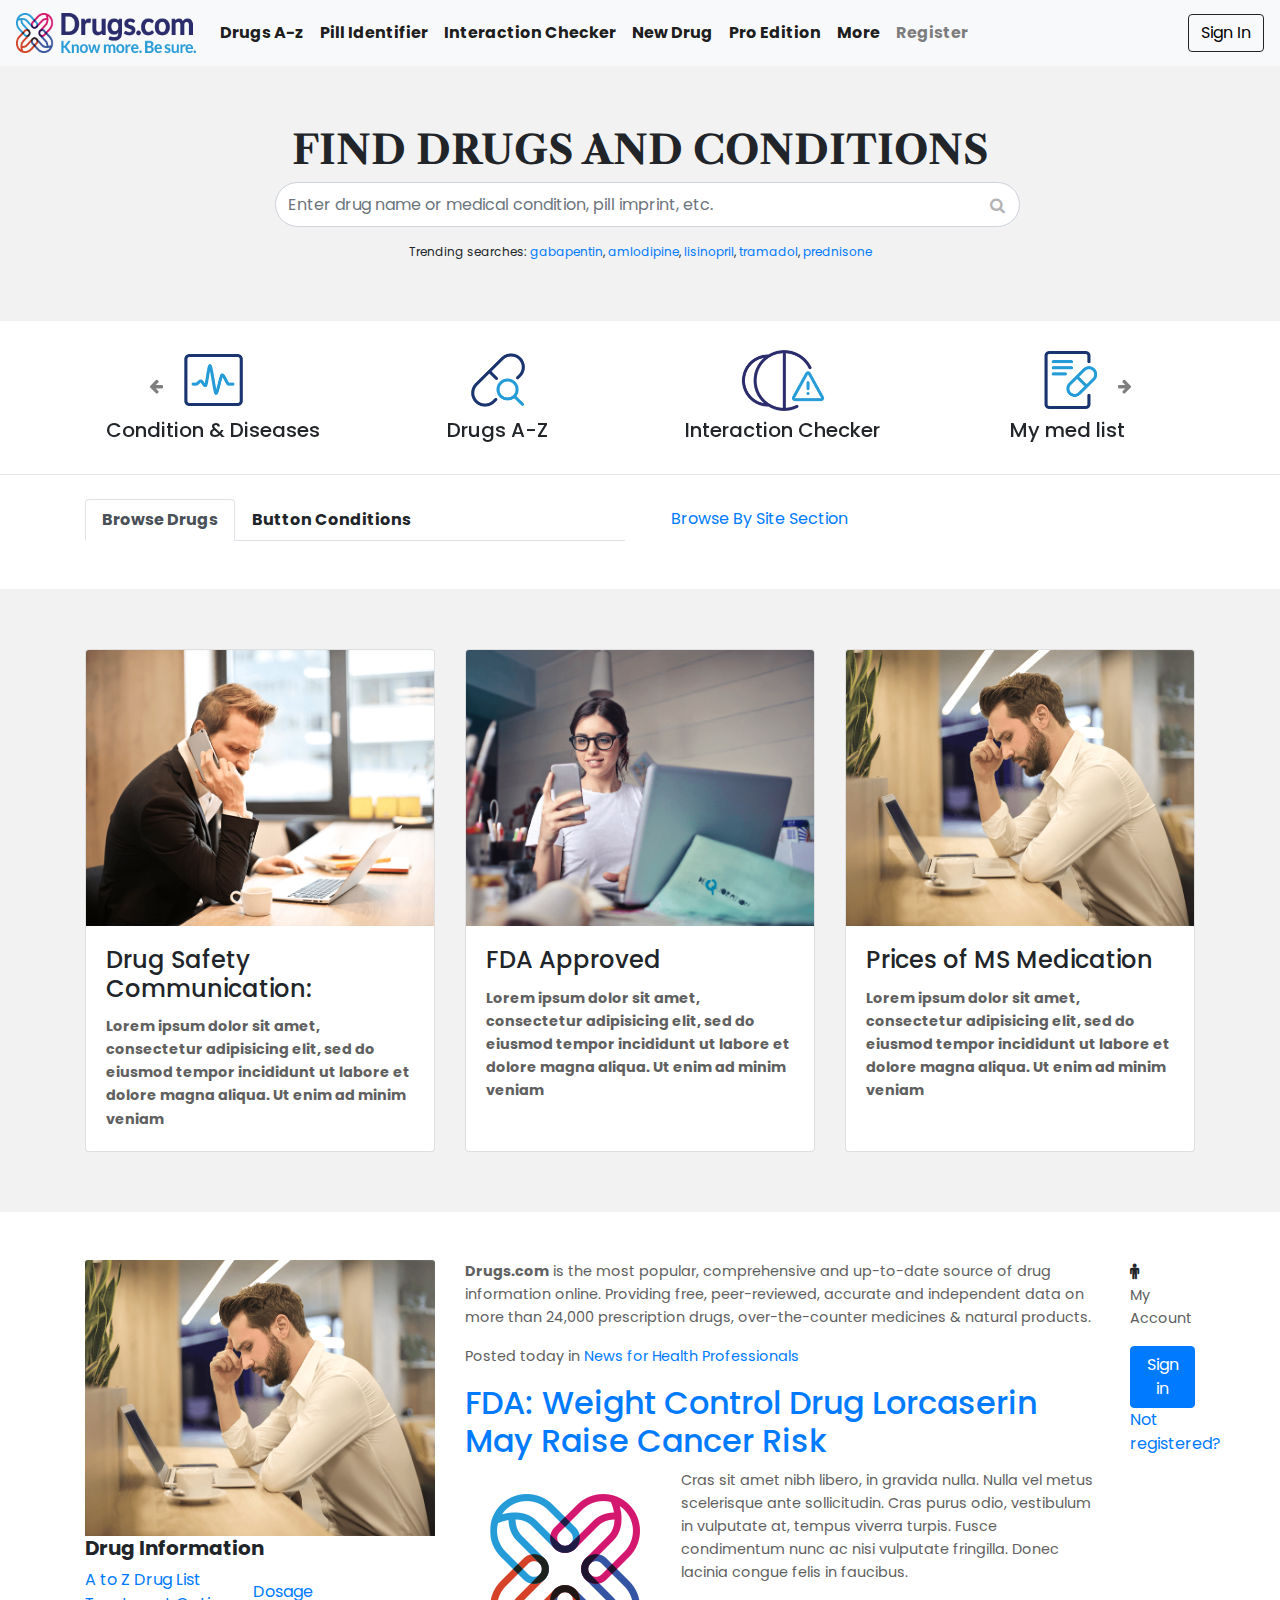
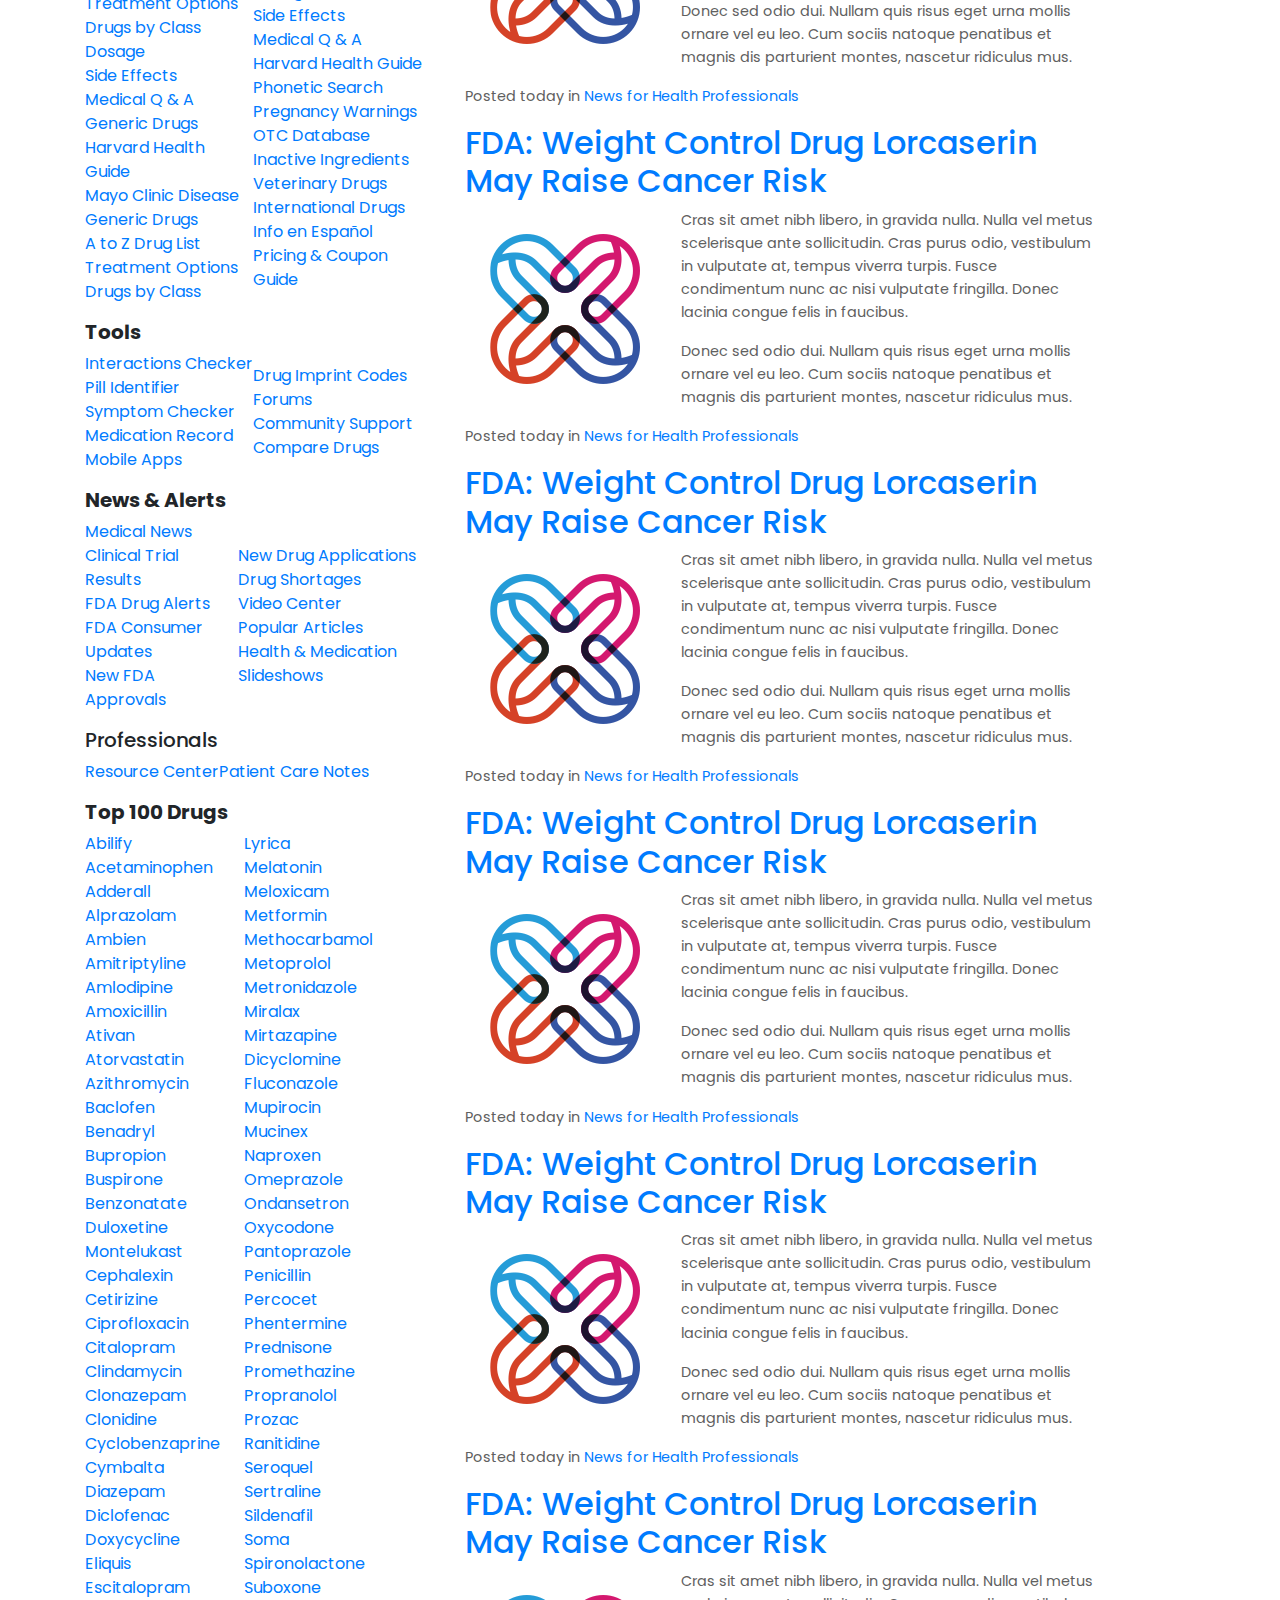
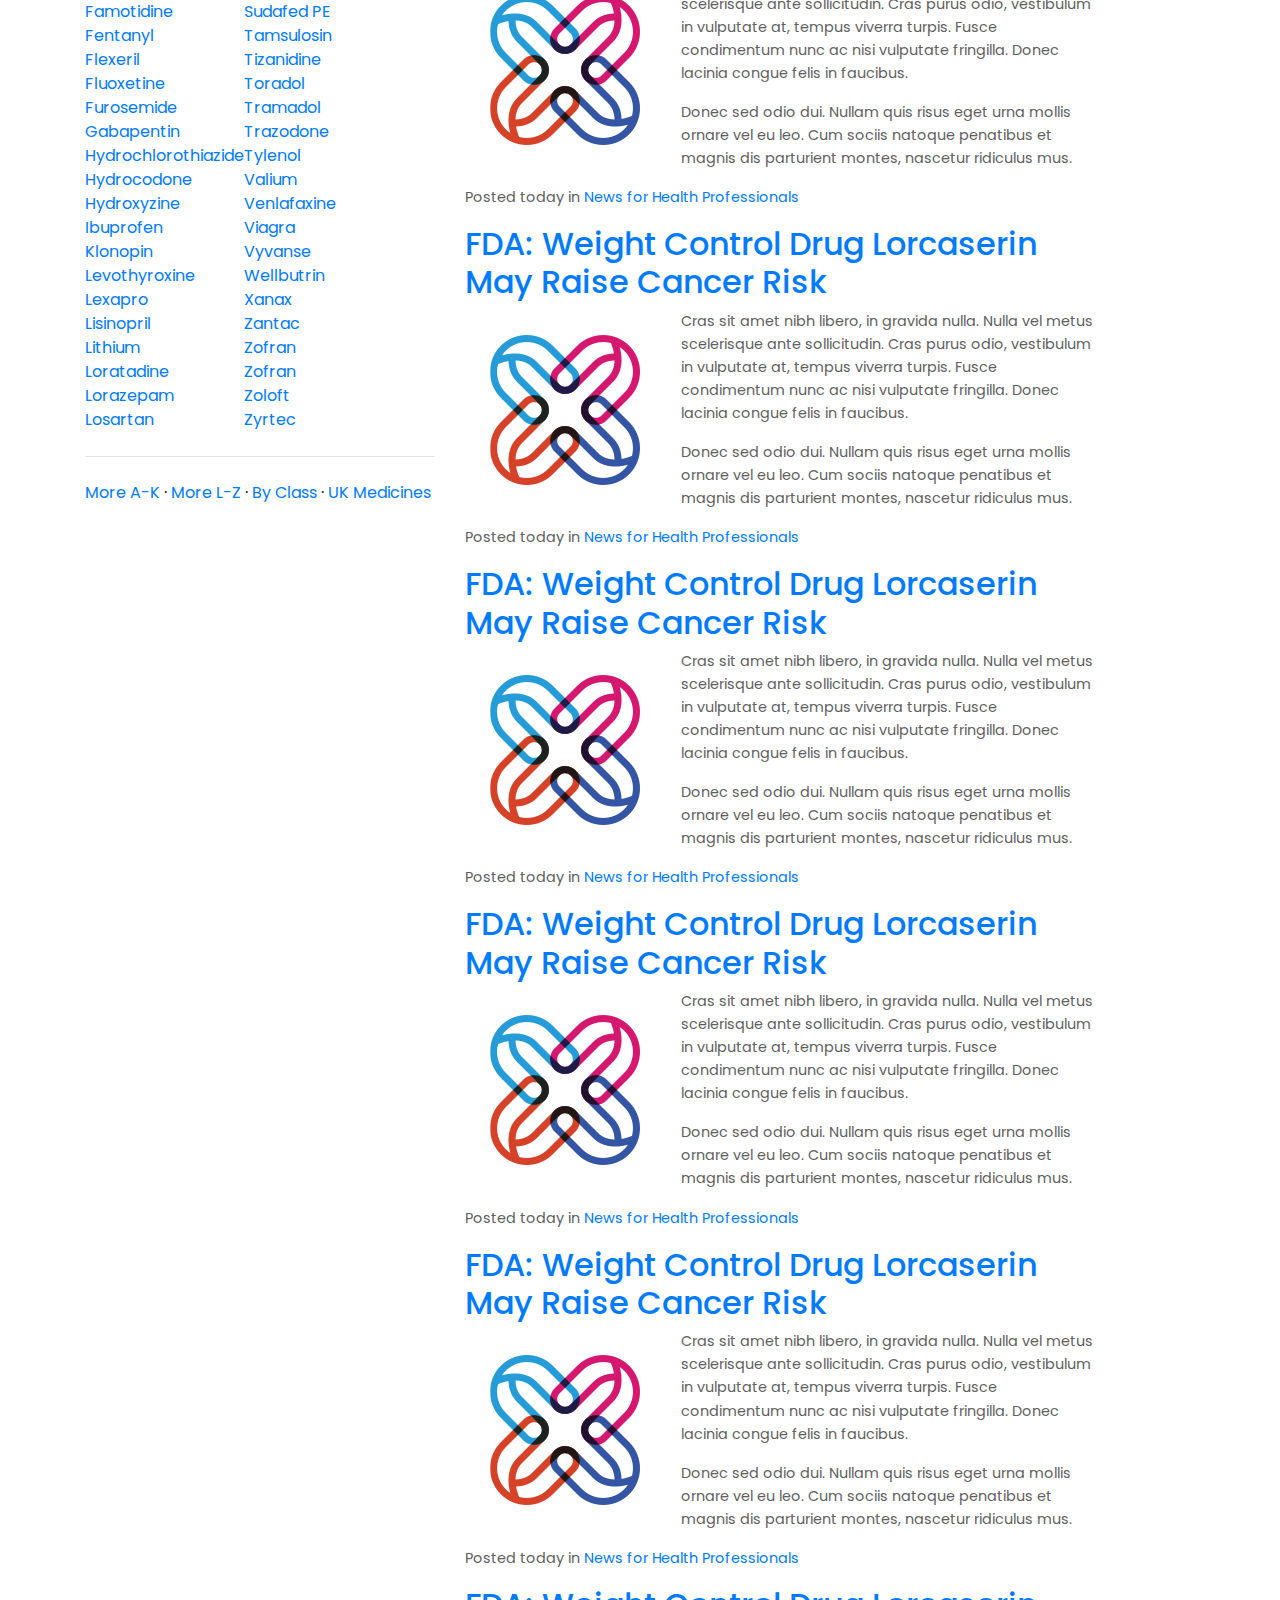
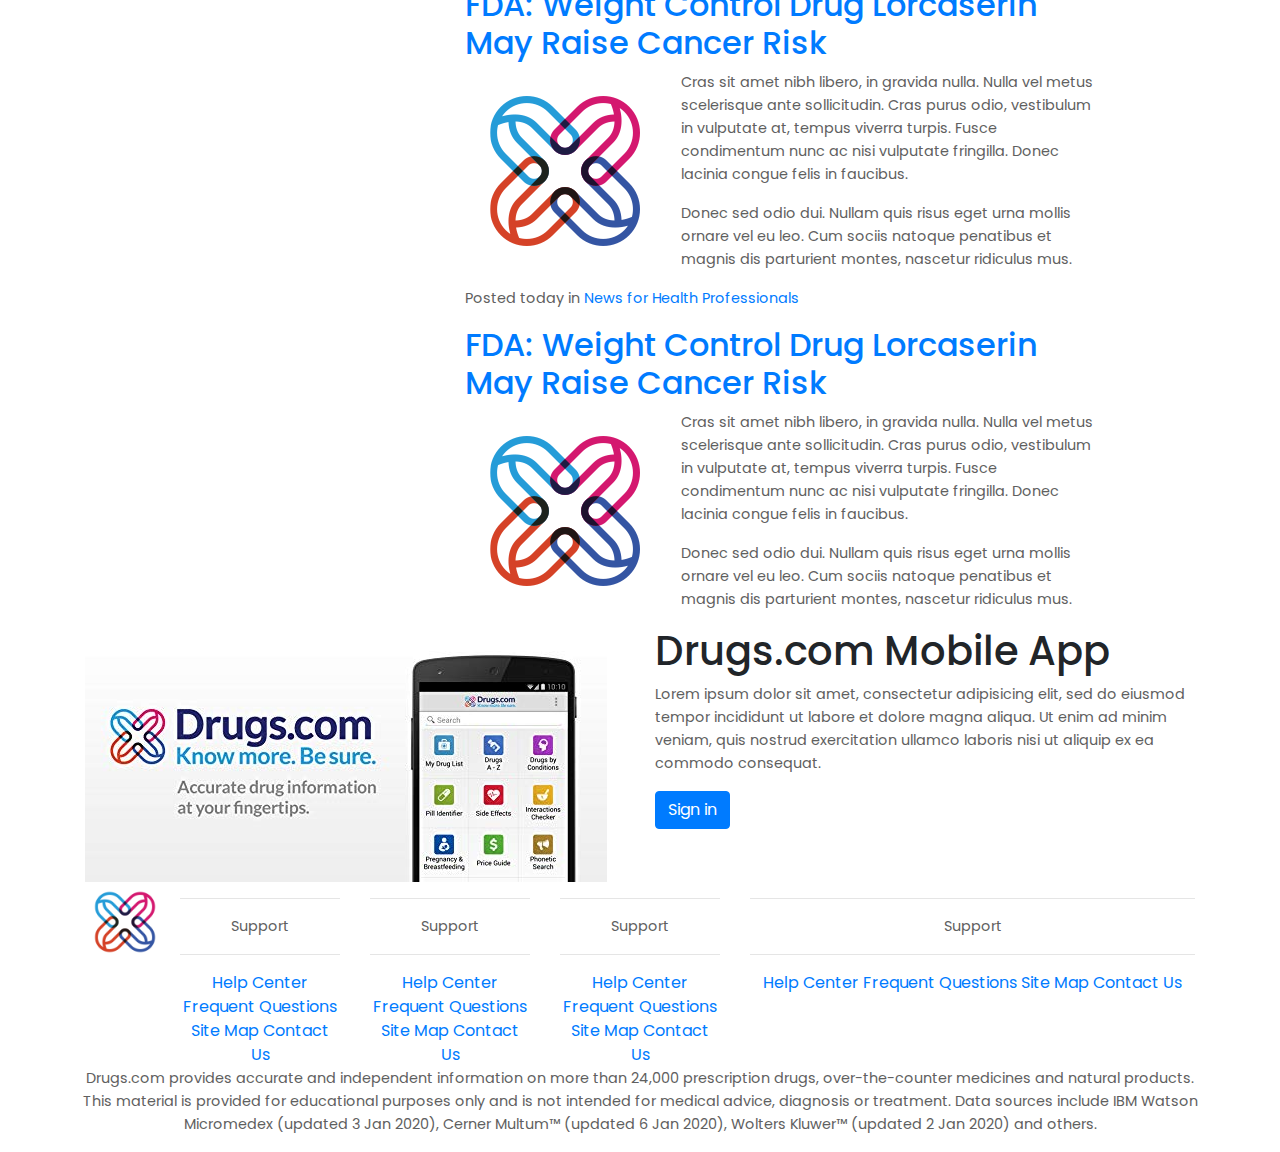
<file: demo3.html>
<!DOCTYPE html>
<html>
<head>
<!---------------------------------------- Required meta tags ------------------------------------>
    <meta charset="utf-8">
    <meta name="viewport" content="width=device-width, initial-scale=1, shrink-to-fit=no">
<!-------------------------------------------Custom css link------------------------------------>    	
 	<link rel="stylesheet" type="text/css" href="customcss/demo3style.css">
 	<link href="https://fonts.googleapis.com/css?family=Poppins&display=swap" rel="stylesheet">
 	<link href="https://fonts.googleapis.com/css?family=Libre+Caslon+Text&display=swap" rel="stylesheet">
<!----------------------------------------Font awesome cdn link----------------------------------->
    <link rel="stylesheet" href="https://cdnjs.cloudflare.com/ajax/libs/font-awesome/4.7.0/css/font-awesome.min.css" integrity="sha256-eZrrJcwDc/3uDhsdt61sL2oOBY362qM3lon1gyExkL0=" crossorigin="anonymous"/>
<!------------------------------------------ Bootstrap CSS --------------------------------------->
    <link rel="stylesheet" href="https://stackpath.bootstrapcdn.com/bootstrap/4.4.1/css/bootstrap.min.css" integrity="sha384-Vkoo8x4CGsO3+Hhxv8T/Q5PaXtkKtu6ug5TOeNV6gBiFeWPGFN9MuhOf23Q9Ifjh" crossorigin="anonymous">
<!------------------------------------------------tittle------------------------------------------>
	<title>Drugs Lol</title>
</head>
<body>

<!--------------------------------------------------- navbar ----------------------------------------------------->

<nav class="navbar navbar-expand-lg navbar-light bg-light">
  <div class="drug-logo">
  	<a class="navbar-brand" href="#"><img src="images/drugslogonav.png"></a>
  </div>
  <button class="navbar-toggler" type="button" data-toggle="collapse" data-target="#navbarSupportedContent" aria-controls="navbarSupportedContent" aria-expanded="false" aria-label="Toggle navigation">
    <span class="navbar-toggler-icon"></span>
  </button>
  <div class="collapse navbar-collapse nav-ul" id="navbarSupportedContent">
    <ul class="navbar-nav mr-auto">
      <li class="nav-item active">
        <a class="nav-link" href="#">Drugs A-z <span class="sr-only">(current)</span></a>
      </li>
      <li class="nav-item active">
        <a class="nav-link" href="#">Pill Identifier <span class="sr-only">(current)</span></a>
      </li>
      <li class="nav-item active">
        <a class="nav-link" href="#">Interaction Checker <span class="sr-only">(current)</span></a>
      </li>
      <li class="nav-item active">
        <a class="nav-link" href="#">New Drug <span class="sr-only">(current)</span></a>
      </li>
      <li class="nav-item active">
        <a class="nav-link" href="#">Pro Edition <span class="sr-only">(current)</span></a>
      </li>
      <li class="nav-item active">
        <a class="nav-link" href="#">More <span class="sr-only">(current)</span></a>
      </li>
      <li class="nav-item">
        <a class="nav-link" href="#">Register</a>
      </li>
    </ul>
    <form class="form-inline my-2 my-lg-0">
      <button class="btn btn-outline-success my-2 my-sm-0" type="submit">Sign In</button>
    </form>
  </div>
</nav>

<!--------------------------------------------------- Find drugs header ----------------------------------------------------->

<section class="find-drugs navbar-light">
  <div class="container heading text-center">
    <h1 class="text-uppercase font-weight-bold text-center">Find Drugs and Conditions</h1>
  </div>  
    <div class="container">
      <div class="row">
        <div class="col-lg-8 offset-lg-2 col-12">
          <div class="input-group mb-3">
            <input type="text" class="form-control drug-input" placeholder="Enter drug name or medical condition, pill imprint, etc.">
            <a href="#"><i class="fa fa-search"></i></a>
          </div>
          <div class="form-footer text-center">
			Trending searches:
			<a href="#">gabapentin</a>, 
			<a href="#">amlodipine</a>, 
			<a href="#">lisinopril</a>, 
			<a href="#">tramadol</a>, 
			<a href="#">prednisone</a>			
		  </div>
        </div>
      </div>
    </div>
</section>

<!---------------------------------------------------  carousel ----------------------------------------------------->

<div id="demo" class="carousel slide" data-ride="carousel">
    <!-- The slideshow -->
    <div class="carousel-inner container">
      <div class="carousel-item active">
        <div class="row">
          <div class="col-lg-3 col-md-3 col-12">
            <div class="box text-center">
              <a href="#"><img src="images/conditions-diseases.png" class="img-fluid img-thumbnail"></a>
              <h5>Condition & Diseases</h5>
            </div>
          </div>
          <div class="col-lg-3 col-md-3 col-12">
            <div class="box text-center">
              <a href="#"><img src="images/drugs-az.png" class="img-fluid img-thumbnail"></a>
           	  <h5>Drugs A-Z</h5>
            </div>
          </div>
          <div class="col-lg-3 col-md-3 col-12">
            <div class="box text-center">
              <a href="#"><img src="images/interactions-checker.png" class="img-fluid img-thumbnail"></a>
              <h5>Interaction Checker</h5>
            </div>
          </div>
          <div class="col-lg-3 col-md-3 col-12">
            <div class="box text-center">
              <a href="#"><img src="images/my-med-list.png" class="img-fluid img-thumbnail"></a>
              <h5>My med list</h5>
             </div>
          </div>
        </div>
      </div>
      <div class="carousel-item">
        <div class="row">
          <div class="col-lg-3 col-md-3 col-12">
            <div class="box text-center">
              <a href="#"><img src="images/pill-identifier.png" class="img-fluid img-thumbnail"></a>
              <h5>Pill identification</h5>
             </div>
          </div>
          <div class="col-lg-3 col-md-3 col-12">
            <div class="box text-center">
              <a href="#"><img src="images/treatment-guides.png" class="img-fluid img-thumbnail"></a>
              <h5>Treatment guides</h5>
             </div>
          </div>
          <div class="col-lg-3 col-md-3 col-12">
            <div class="box text-center">
              <a href="#"><img src="images/discount-card.png" class="img-fluid img-thumbnail"></a>
              <h5>Discount card</h5>
             </div>
          </div>
          <div class="col-lg-3 col-md-3 col-12">
            <div class="box text-center">
              <a href="#"><img src="images/price-guide.png" class="img-fluid img-thumbnail"></a>
              <h5>Price guide</h5>
            </div>
          </div>
        </div>
    </div>
    	<!-- Left and right controls -->
    	<div class="indicators">
		    <a class="carousel-control-prev" href="#demo" data-slide="prev">
		      <i class="fa fa-arrow-left"></i>
		    </a>
		    <a class="carousel-control-next" href="#demo" data-slide="next">
		      <i class="fa fa-arrow-right"></i>
		    </a>
	    </div>
	</div>
</div>
<hr class="my-4">

<!--------------------------------------------------- Search drugs ----------------------------------------------------->

<div class="container">
	<div class="row">
		<div class="col-md-6">
			
			<ul class="nav nav-tabs">
			  <li class="nav-item">
			    <a class="nav-link active" data-toggle="collapse" href="#tab-section-1" role="button" aria-expanded="false" aria-controls="tab-section-1">
			    Browse Drugs
			  	</a>
			  </li>
			  <li class="nav-item">
			    <a class="nav-link" type="button" data-toggle="collapse" data-target="#tab-section-2" aria-expanded="false" aria-controls="tab-section-2">
			    Button Conditions
			  	</a>
			  </li>
			</ul>
			<div class="collapse" id="tab-section-1">
			  <div class="card card-body">
			    <nav aria-label="Drug alphabetical index">
					<ul class="list-abc">
						<li><a href="#" >A</a></li>
						<li><a href="#" >B</a></li>
						<li><a href="#" >C</a></li>
						<li><a href="#" >D</a></li>
						<li><a href="#" >E</a></li>
						<li><a href="#" >F</a></li>
						<li><a href="#" >G</a></li>
						<li><a href="#" >H</a></li>
						<li><a href="#" >I</a></li>
						<li><a href="#" >J</a></li>
						<li><a href="#" >K</a></li>
						<li><a href="#" >L</a></li>
						<li><a href="#" >M</a></li>
						<li><a href="#" >N</a></li>
						<li><a href="#" >O</a></li>
						<li><a href="#" >P</a></li>
						<li><a href="#" >Q</a></li>
						<li><a href="#" >R</a></li>
						<li><a href="#" >S</a></li>
						<li><a href="#" >T</a></li>
						<li><a href="#" >U</a></li>
						<li><a href="#" >V</a></li>
						<li><a href="#" >W</a></li>
						<li><a href="#" >X</a></li>
						<li><a href="#" >Y</a></li>
						<li><a href="#" >Z</a></li>
						<li><a href="#" >0-9</a></li><br>
						<li><a href="#">Advanced Search</a></li>
					</ul>
				</nav>
				<p>
					Browse A-Z: 
					<a href="#">Drug</a>, 
					<a href="#">Treatment</a>, 
					<a href="#">Condition</a> or 
					<a href="">Class</a>
				</p>
			  </div>
			</div>
			<div class="collapse" id="tab-section-2">
			  <div class="card card-body">
			    <nav">
					<ul class="list-abc">
						<li><a href="#" >A</a></li>
						<li><a href="#" >B</a></li>
						<li><a href="#" >C</a></li>
						<li><a href="#" >D</a></li>
						<li><a href="#" >E</a></li>
						<li><a href="#" >F</a></li>
						<li><a href="#" >G</a></li>
						<li><a href="#" >H</a></li>
						<li><a href="#" >I</a></li>
						<li><a href="#" >J</a></li>
						<li><a href="#" >K</a></li>
						<li><a href="#" >L</a></li>
						<li><a href="#" >M</a></li>
						<li><a href="#" >N</a></li>
						<li><a href="#" >O</a></li>
						<li><a href="#" >P</a></li>
						<li><a href="#" >Q</a></li>
						<li><a href="#" >R</a></li>
						<li><a href="#" >S</a></li>
						<li><a href="#" >T</a></li>
						<li><a href="#" >U</a></li>
						<li><a href="#" >V</a></li>
						<li><a href="#" >W</a></li>
						<li><a href="#" >X</a></li>
						<li><a href="#" >Y</a></li>
						<li><a href="#" >Z</a></li>
						<li><a href="#" >0-9</a></li>
					</ul>
				</nav>
				<p>See also: <a href="#">Care Guides</a>, <a href="#">Harvard Health Guides</a></p>
			  </div>
			</div>
		</div>
		<div class="col-md-6">
		 	<a class="nav-link active" data-toggle="collapse" href="#tab-section-3" role="button" aria-expanded="false" aria-controls="tab-section-3">
			    Browse By Site Section
			</a>
			<div class="collapse" id="tab-section-3">
			  <div class="card card-body">
			    <nav">
					<ul>
						<table>
							<td padding-left="10px">
								<li><a href="#">Drugs A-Z</a></li>
								<li><a href="#">Side Effects Checker</a></li>
								<li><a href="#">Dosage Guidelines</a></li>
								<li><a href="#">Manage your Meds</a></li>
								<li><a href="#">Mobile Apps</a></li>
							</td>
							<td> 
								<li><a href="#">Health Professionals</a></li>
								<li><a href="#">Medical News</a></li>
								<li><a href="#">FDA Alerts</a></li>
								<li><a href="#">New Drugs</a></li>
								<li><a href="#">More</a></li>
							</td>
						</table>
					</ul>
				</nav>
			  </div>
			</div>
		</div>
	</div>
</div>
<!--------------------------------------------------- Three div section ----------------------------------------------------->

<div class="container-fluid padding mt-5 news-cards">
	<div class="container">
	<div class="row padding">
		<div class="col-md-4">
			<div class="card">
				<img class="card-img-top" src="images/team1.png">
				<div class="card-body">
					<h4 class="card-title">Drug Safety Communication:</h4>
					<p class="card-text font-weight-bold">Lorem ipsum dolor sit amet, consectetur adipisicing elit, sed do eiusmod
					tempor incididunt ut labore et dolore magna aliqua. Ut enim ad minim veniam</p>
				</div>
			</div>
		</div>
		<div class="col-md-4">
			<div class="card">
				<img class="card-img-top" src="images/team2.png">
				<div class="card-body">
					<h4 class="card-title">FDA Approved</h4>
					<p class="card-text font-weight-bold">Lorem ipsum dolor sit amet, consectetur adipisicing elit, sed do eiusmod
					tempor incididunt ut labore et dolore magna aliqua. Ut enim ad minim veniam</p>
				</div>
			</div>
		</div>
		<div class="col-md-4">
			<div class="card">
				<img class="card-img-top" src="images/team3.png">
				<div class="card-body">
					<h4 class="card-title">Prices of MS Medication</h4>
					<p class="card-text font-weight-bold">Lorem ipsum dolor sit amet, consectetur adipisicing elit, sed do eiusmod
					tempor incididunt ut labore et dolore magna aliqua. Ut enim ad minim veniam</p>
				</div>
			</div>
		</div>
	</div>
	</div>
</div>

<!---------------------------------------------------  main info ----------------------------------------------------->
<div class="container mt-5">
	<div class="row padding">
		<div class="col-md-4">
			<div class="advertisment">
				<img class="card-img-top" src="images/team3.png">
			</div>
			<div class="sidebox col-xs-12">
				<h5 class="font-weight-bold">Drug Information</h5>
				<ul id="featured-list-1" class="ddc-list-column-2-fixed">
					<table>
						<td>
							<li><a href="#">A to Z Drug List</a></li>
							<li><a href="#">Treatment Options</a></li>
							<li><a href="#">Drugs by Class</a></li>
							<li><a href="#">Dosage</a></li>
							<li><a href="#">Side Effects</a></li>
							<li><a href="#">Medical Q &amp; A</a></li>
							<li><a href="#">Generic Drugs</a></li>
							<li><a href="#">Harvard Health Guide</a></li>
							<li><a href="#">Mayo Clinic Disease</a></li>
							<li><a href="#">Generic Drugs</a></li>
							<li><a href="#">A to Z Drug List</a></li>
							<li><a href="#">Treatment Options</a></li>
							<li><a href="#">Drugs by Class</a></li>
						</td>
						<td>
							<li><a href="#">Dosage</a></li>
							<li><a href="#">Side Effects</a></li>
							<li><a href="#">Medical Q &amp; A</a></li>
							<li><a href="#">Harvard Health Guide</a></li>
							<li><a href="#">Phonetic Search</a></li>	
							<li><a href="#">Pregnancy Warnings</a></li>
							<li><a href="#">OTC Database</a></li>
							<li><a href="#">Inactive Ingredients</a></li>
							<li><a href="#">Veterinary Drugs</a></li>
							<li><a href="#">International Drugs</a></li>
							<li><a href="#">Info en Español</a></li>
							<li><a href="#">Pricing &amp; Coupon Guide</a></li>
						</td>
					</table>
				</ul>
				<h5 class="font-weight-bold">Tools</h5>
				<ul id="featured-list-3" class="ddc-list-column-2-fixed">
					<table>
						<td>
							<li><a href="/drug_interactions.html">Interactions Checker</a></li>
							<li><a href="/pill_identification.html">Pill Identifier</a></li>
							<li><a href="/symptom-checker/">Symptom Checker</a></li>
							<li><a href="/mednotes/">Medication Record</a></li>
							<li><a href="/apps/">Mobile Apps</a></li>	
						</td>
						<td>
							<li><a href="/imprints.html">Drug Imprint Codes</a></li>
							<li><a href="//forum.drugs.com/">Forums</a></li>
							<li><a href="/answers/">Community Support</a></li>
							<li><a href="/compare/">Compare Drugs</a></li>							
						</td>
					</table>					
				</ul>
				<h5 class="font-weight-bold">News &amp; Alerts</h5>
				<ul id="featured-list-4" class="ddc-list-column-2-fixed">
					<table>
						<td>
							<li><a href="/news.html">Medical News</a></li>
							<li><a href="/clinical_trials.html">Clinical Trial Results</a></li>
							<li><a href="/fda_alerts.html">FDA Drug Alerts</a></li>
							<li><a href="/fda-consumer/">FDA Consumer Updates</a></li>
							<li><a href="/newdrugs.html">New FDA Approvals</a></li>			
						</td>
						<td>
							<li><a href="/new-drug-applications.html">New Drug Applications</a></li>
							<li><a href="/drug-shortages/">Drug Shortages</a></li>
							<li><a href="/video/">Video Center</a></li>
							<li><a href="/article/">Popular Articles</a></li>
							<li><a href="/slideshow/">Health &amp; Medication Slideshows</a></li>
						</td>
					</table>
				</ul>
				<h5>Professionals</h5>
				<ul id="featured-list-5" class="ddc-list-column-2-fixed">
					<table>
						<td><li><a href="/professionals.html">Resource Center</a></li></td>
						<td><li><a href="/care_notes.html">Patient Care Notes</a></li></td>
					</table>
				</ul>
			</div>
			<div class="sideBox sideBoxTop100">
				<div class="sideBoxHead">
					<h5 class="font-weight-bold">Top 100 Drugs</h5>
				</div>
				<div class="sideBoxContent">
				<ul class="top100list">
					<table>
						<td>
							<li><a href="#">Abilify</a></li>
							<li><a href="#">Acetaminophen</a></li>
							<li><a href="#">Adderall</a></li>
							<li><a href="#">Alprazolam</a></li>
							<li><a href="#">Ambien</a></li>
							<li><a href="#">Amitriptyline</a></li>
							<li><a href="#">Amlodipine</a></li>
							<li><a href="#">Amoxicillin</a></li>
							<li><a href="#">Ativan</a></li>
							<li><a href="#">Atorvastatin</a></li>
							<li><a href="#">Azithromycin</a></li>
							<li><a href="#">Baclofen</a></li>
							<li><a href="#">Benadryl</a></li>
							<li><a href="#">Bupropion</a></li>
							<li><a href="#">Buspirone</a></li>
							<li><a href="#">Benzonatate</a></li>
							<li><a href="#">Duloxetine</a></li>
							<li><a href="#">Montelukast</a></li>
							<li><a href="#">Cephalexin</a></li>
							<li><a href="#">Cetirizine</a></li>
							<li><a href="#">Ciprofloxacin</a></li>
							<li><a href="#">Citalopram</a></li>
							<li><a href="#">Clindamycin</a></li>
							<li><a href="#">Clonazepam</a></li>
							<li><a href="#">Clonidine</a></li>
							<li><a href="#">Cyclobenzaprine</a></li>
							<li><a href="#">Cymbalta</a></li>
							<li><a href="#">Diazepam</a></li>
							<li><a href="#">Diclofenac</a></li>
							<li><a href="#">Doxycycline</a></li>
							<li><a href="#">Eliquis</a></li>
							<li><a href="#">Escitalopram</a></li>
							<li><a href="#">Famotidine</a></li>
							<li><a href="#">Fentanyl</a></li>
							<li><a href="#">Flexeril</a></li>
							<li><a href="#">Fluoxetine</a></li>
							<li><a href="#">Furosemide</a></li>
							<li><a href="#">Gabapentin</a></li>
							<li><a href="#">Hydrochlorothiazide</a></li>
							<li><a href="#">Hydrocodone</a></li>
							<li><a href="#">Hydroxyzine</a></li>
							<li><a href="#">Ibuprofen</a></li>
							<li><a href="#">Klonopin</a></li>
							<li><a href="#">Levothyroxine</a></li>
							<li><a href="#">Lexapro</a></li>
							<li><a href="#">Lisinopril</a></li>
							<li><a href="#">Lithium</a></li>
							<li><a href="#">Loratadine</a></li>
							<li><a href="#">Lorazepam</a></li>
							<li><a href="#">Losartan</a></li>
						</td>
						<td>
							<li><a href="#">Lyrica</a></li>
							<li><a href="#">Melatonin</a></li>
							<li><a href="#">Meloxicam</a></li>
							<li><a href="#">Metformin</a></li>
							<li><a href="#">Methocarbamol</a></li>
							<li><a href="#">Metoprolol</a></li>
							<li><a href="#">Metronidazole</a></li>
							<li><a href="#">Miralax</a></li>
							<li><a href="#">Mirtazapine</a></li>
							<li><a href="#">Dicyclomine</a></li>
							<li><a href="#">Fluconazole</a></li>
							<li><a href="#">Mupirocin</a></li>
							<li><a href="#">Mucinex</a></li>
							<li><a href="#">Naproxen</a></li>
							<li><a href="#">Omeprazole</a></li>
							<li><a href="#">Ondansetron</a></li>
							<li><a href="#">Oxycodone</a></li>
							<li><a href="#">Pantoprazole</a></li>
							<li><a href="#">Penicillin</a></li>
							<li><a href="#">Percocet</a></li>
							<li><a href="#">Phentermine</a></li>
							<li><a href="#">Prednisone</a></li>
							<li><a href="#">Promethazine</a></li>
							<li><a href="#">Propranolol</a></li>
							<li><a href="#">Prozac</a></li>
							<li><a href="#">Ranitidine</a></li>
							<li><a href="#">Seroquel</a></li>
							<li><a href="#">Sertraline</a></li>
							<li><a href="#">Sildenafil</a></li>
							<li><a href="#">Soma</a></li>
							<li><a href="#">Spironolactone</a></li>
							<li><a href="#">Suboxone</a></li>
							<li><a href="#">Sudafed PE</a></li>
							<li><a href="#">Tamsulosin</a></li>
							<li><a href="#">Tizanidine</a></li>
							<li><a href="#">Toradol</a></li>
							<li><a href="#">Tramadol</a></li>
							<li><a href="#">Trazodone</a></li>
							<li><a href="#">Tylenol</a></li>
							<li><a href="#">Valium</a></li>
							<li><a href="#">Venlafaxine</a></li>
							<li><a href="#">Viagra</a></li>
							<li><a href="#">Vyvanse</a></li>
							<li><a href="#">Wellbutrin</a></li>
							<li><a href="#">Xanax</a></li>
							<li><a href="#">Zantac</a></li>
							<li><a href="#">Zofran</a></li>
							<li><a href="#">Zofran</a></li>
							<li><a href="#">Zoloft</a></li>
							<li><a href="#">Zyrtec</a></li>
						</td>
					</table>
				</ul>
				<hr class="my-4">
					<div class="top100more">
						<a href="#">More A-K</a> ·
						<a href="#">More L-Z</a> ·
						<a href="#">By Class</a> ·
						<a href="#">UK Medicines</a>
					</div>
				</div>
			</div>
		</div>

		<div class="col-md-7">
			<div class="main-block">
				<div class="main-header">
					<p class="ddc-text-size-small text-color-muted mgt-0"><b>Drugs.com</b> is the most popular, comprehensive and up-to-date source of drug information online. Providing free, peer-reviewed, accurate and independent data on more than 24,000 prescription drugs, over-the-counter medicines &amp; natural products.</p>
				</div>
				<div class="main-content">
					<p class="posted-by">Posted today in <a href="#">News for Health Professionals</a></p>
					<h2><a href="#">FDA: Weight Control Drug Lorcaserin May Raise Cancer Risk</a></h2>
					<div class="media">
					  <img src="images/drugslogo.png" class="align-self-start mr-3" alt="...">
					  <div class="media-body">
					    <p>Cras sit amet nibh libero, in gravida nulla. Nulla vel metus scelerisque ante sollicitudin. Cras purus odio, vestibulum in vulputate at, tempus viverra turpis. Fusce condimentum nunc ac nisi vulputate fringilla. Donec lacinia congue felis in faucibus.</p>
					    <p>Donec sed odio dui. Nullam quis risus eget urna mollis ornare vel eu leo. Cum sociis natoque penatibus et magnis dis parturient montes, nascetur ridiculus mus.</p>
					  </div>
					</div>
					<p class="posted-by">Posted today in <a href="#">News for Health Professionals</a></p>
					<h2><a href="#">FDA: Weight Control Drug Lorcaserin May Raise Cancer Risk</a></h2>
					<div class="media">
					  <img src="images/drugslogo.png" class="align-self-start mr-3" alt="...">
					  <div class="media-body">
					    <p>Cras sit amet nibh libero, in gravida nulla. Nulla vel metus scelerisque ante sollicitudin. Cras purus odio, vestibulum in vulputate at, tempus viverra turpis. Fusce condimentum nunc ac nisi vulputate fringilla. Donec lacinia congue felis in faucibus.</p>
					    <p>Donec sed odio dui. Nullam quis risus eget urna mollis ornare vel eu leo. Cum sociis natoque penatibus et magnis dis parturient montes, nascetur ridiculus mus.</p>
					  </div>
					</div><p class="posted-by">Posted today in <a href="#">News for Health Professionals</a></p>
					<h2><a href="#">FDA: Weight Control Drug Lorcaserin May Raise Cancer Risk</a></h2>
					<div class="media">
					  <img src="images/drugslogo.png" class="align-self-start mr-3" alt="...">
					  <div class="media-body">
					    <p>Cras sit amet nibh libero, in gravida nulla. Nulla vel metus scelerisque ante sollicitudin. Cras purus odio, vestibulum in vulputate at, tempus viverra turpis. Fusce condimentum nunc ac nisi vulputate fringilla. Donec lacinia congue felis in faucibus.</p>
					    <p>Donec sed odio dui. Nullam quis risus eget urna mollis ornare vel eu leo. Cum sociis natoque penatibus et magnis dis parturient montes, nascetur ridiculus mus.</p>
					  </div>
					</div><p class="posted-by">Posted today in <a href="#">News for Health Professionals</a></p>
					<h2><a href="#">FDA: Weight Control Drug Lorcaserin May Raise Cancer Risk</a></h2>
					<div class="media">
					  <img src="images/drugslogo.png" class="align-self-start mr-3" alt="...">
					  <div class="media-body">
					    <p>Cras sit amet nibh libero, in gravida nulla. Nulla vel metus scelerisque ante sollicitudin. Cras purus odio, vestibulum in vulputate at, tempus viverra turpis. Fusce condimentum nunc ac nisi vulputate fringilla. Donec lacinia congue felis in faucibus.</p>
					    <p>Donec sed odio dui. Nullam quis risus eget urna mollis ornare vel eu leo. Cum sociis natoque penatibus et magnis dis parturient montes, nascetur ridiculus mus.</p>
					  </div>
					</div><p class="posted-by">Posted today in <a href="#">News for Health Professionals</a></p>
					<h2><a href="#">FDA: Weight Control Drug Lorcaserin May Raise Cancer Risk</a></h2>
					<div class="media">
					  <img src="images/drugslogo.png" class="align-self-start mr-3" alt="...">
					  <div class="media-body">
					    <p>Cras sit amet nibh libero, in gravida nulla. Nulla vel metus scelerisque ante sollicitudin. Cras purus odio, vestibulum in vulputate at, tempus viverra turpis. Fusce condimentum nunc ac nisi vulputate fringilla. Donec lacinia congue felis in faucibus.</p>
					    <p>Donec sed odio dui. Nullam quis risus eget urna mollis ornare vel eu leo. Cum sociis natoque penatibus et magnis dis parturient montes, nascetur ridiculus mus.</p>
					  </div>
					</div><p class="posted-by">Posted today in <a href="#">News for Health Professionals</a></p>
					<h2><a href="#">FDA: Weight Control Drug Lorcaserin May Raise Cancer Risk</a></h2>
					<div class="media">
					  <img src="images/drugslogo.png" class="align-self-start mr-3" alt="...">
					  <div class="media-body">
					    <p>Cras sit amet nibh libero, in gravida nulla. Nulla vel metus scelerisque ante sollicitudin. Cras purus odio, vestibulum in vulputate at, tempus viverra turpis. Fusce condimentum nunc ac nisi vulputate fringilla. Donec lacinia congue felis in faucibus.</p>
					    <p>Donec sed odio dui. Nullam quis risus eget urna mollis ornare vel eu leo. Cum sociis natoque penatibus et magnis dis parturient montes, nascetur ridiculus mus.</p>
					  </div>
					</div><p class="posted-by">Posted today in <a href="#">News for Health Professionals</a></p>
					<h2><a href="#">FDA: Weight Control Drug Lorcaserin May Raise Cancer Risk</a></h2>
					<div class="media">
					  <img src="images/drugslogo.png" class="align-self-start mr-3" alt="...">
					  <div class="media-body">
					    <p>Cras sit amet nibh libero, in gravida nulla. Nulla vel metus scelerisque ante sollicitudin. Cras purus odio, vestibulum in vulputate at, tempus viverra turpis. Fusce condimentum nunc ac nisi vulputate fringilla. Donec lacinia congue felis in faucibus.</p>
					    <p>Donec sed odio dui. Nullam quis risus eget urna mollis ornare vel eu leo. Cum sociis natoque penatibus et magnis dis parturient montes, nascetur ridiculus mus.</p>
					  </div>
					</div><p class="posted-by">Posted today in <a href="#">News for Health Professionals</a></p>
					<h2><a href="#">FDA: Weight Control Drug Lorcaserin May Raise Cancer Risk</a></h2>
					<div class="media">
					  <img src="images/drugslogo.png" class="align-self-start mr-3" alt="...">
					  <div class="media-body">
					    <p>Cras sit amet nibh libero, in gravida nulla. Nulla vel metus scelerisque ante sollicitudin. Cras purus odio, vestibulum in vulputate at, tempus viverra turpis. Fusce condimentum nunc ac nisi vulputate fringilla. Donec lacinia congue felis in faucibus.</p>
					    <p>Donec sed odio dui. Nullam quis risus eget urna mollis ornare vel eu leo. Cum sociis natoque penatibus et magnis dis parturient montes, nascetur ridiculus mus.</p>
					  </div>
					</div><p class="posted-by">Posted today in <a href="#">News for Health Professionals</a></p>
					<h2><a href="#">FDA: Weight Control Drug Lorcaserin May Raise Cancer Risk</a></h2>
					<div class="media">
					  <img src="images/drugslogo.png" class="align-self-start mr-3" alt="...">
					  <div class="media-body">
					    <p>Cras sit amet nibh libero, in gravida nulla. Nulla vel metus scelerisque ante sollicitudin. Cras purus odio, vestibulum in vulputate at, tempus viverra turpis. Fusce condimentum nunc ac nisi vulputate fringilla. Donec lacinia congue felis in faucibus.</p>
					    <p>Donec sed odio dui. Nullam quis risus eget urna mollis ornare vel eu leo. Cum sociis natoque penatibus et magnis dis parturient montes, nascetur ridiculus mus.</p>
					  </div>
					</div><p class="posted-by">Posted today in <a href="#">News for Health Professionals</a></p>
					<h2><a href="#">FDA: Weight Control Drug Lorcaserin May Raise Cancer Risk</a></h2>
					<div class="media">
					  <img src="images/drugslogo.png" class="align-self-start mr-3" alt="...">
					  <div class="media-body">
					    <p>Cras sit amet nibh libero, in gravida nulla. Nulla vel metus scelerisque ante sollicitudin. Cras purus odio, vestibulum in vulputate at, tempus viverra turpis. Fusce condimentum nunc ac nisi vulputate fringilla. Donec lacinia congue felis in faucibus.</p>
					    <p>Donec sed odio dui. Nullam quis risus eget urna mollis ornare vel eu leo. Cum sociis natoque penatibus et magnis dis parturient montes, nascetur ridiculus mus.</p>
					  </div>
					</div><p class="posted-by">Posted today in <a href="#">News for Health Professionals</a></p>
					<h2><a href="#">FDA: Weight Control Drug Lorcaserin May Raise Cancer Risk</a></h2>
					<div class="media">
					  <img src="images/drugslogo.png" class="align-self-start mr-3" alt="...">
					  <div class="media-body">
					    <p>Cras sit amet nibh libero, in gravida nulla. Nulla vel metus scelerisque ante sollicitudin. Cras purus odio, vestibulum in vulputate at, tempus viverra turpis. Fusce condimentum nunc ac nisi vulputate fringilla. Donec lacinia congue felis in faucibus.</p>
					    <p>Donec sed odio dui. Nullam quis risus eget urna mollis ornare vel eu leo. Cum sociis natoque penatibus et magnis dis parturient montes, nascetur ridiculus mus.</p>
					  </div>
					</div><p class="posted-by">Posted today in <a href="#">News for Health Professionals</a></p>
					<h2><a href="#">FDA: Weight Control Drug Lorcaserin May Raise Cancer Risk</a></h2>
					<div class="media">
					  <img src="images/drugslogo.png" class="align-self-start mr-3" alt="...">
					  <div class="media-body">
					    <p>Cras sit amet nibh libero, in gravida nulla. Nulla vel metus scelerisque ante sollicitudin. Cras purus odio, vestibulum in vulputate at, tempus viverra turpis. Fusce condimentum nunc ac nisi vulputate fringilla. Donec lacinia congue felis in faucibus.</p>
					    <p>Donec sed odio dui. Nullam quis risus eget urna mollis ornare vel eu leo. Cum sociis natoque penatibus et magnis dis parturient montes, nascetur ridiculus mus.</p>
					  </div>
					</div>	
				</div>
			</div>
		</div>
		<div class="col-md-1">
				<div class="user-block">
					<i class="fa fa-male"></i>
				</div>
				<p>My Account</p>
				<button type="button" class="btn btn-primary">Sign in</button>
				<span class="action-register"><a href="#">Not registered?</a></span>
		</div>
	</div>
</div>

<!---------------------------------------------------  Mobile app ----------------------------------------------------->
<div class="container">
	<div class="row padding">
		<div class="col-md-6">
			<img src="images/mob.jfif">
		</div>
		<div class="col-md-6">
			<h1>Drugs.com Mobile App</h1>
			<p>Lorem ipsum dolor sit amet, consectetur adipisicing elit, sed do eiusmod
			tempor incididunt ut labore et dolore magna aliqua. Ut enim ad minim veniam,
			quis nostrud exercitation ullamco laboris nisi ut aliquip ex ea commodo
			consequat.</p>
			<button type="button" class="btn btn-primary">Sign in</button>
		</div>
	</div>
</div>
<!---------------------------------------------------  Footer ----------------------------------------------------->

<footer>
	<div class="container padding">
		<div class="row text-center">
			<div class="col-md-1 logo">
				<img src="images/drugslogo.png">
			</div>
			<div class="col-md-2">
				<hr class="light">
				<p>Support</p>
				<hr class="light">
				<a href="#">Help Center</a>
				<a href="#">Frequent Questions</a>
				<a href="#">Site Map</a>
				<a href="#">Contact Us</a>
			</div>
			<div class="col-md-2">
				<hr class="light">
				<p>Support</p>
				<hr class="light">
				<a href="#">Help Center</a>
				<a href="#">Frequent Questions</a>
				<a href="#">Site Map</a>
				<a href="#">Contact Us</a>
			</div>
			<div class="col-md-2">
				<hr class="light">
				<p>Support</p>
				<hr class="light">
				<a href="#">Help Center</a>
				<a href="#">Frequent Questions</a>
				<a href="#">Site Map</a>
				<a href="#">Contact Us</a>
			</div>
			<div class="col-md-5">
				<hr class="light">
				<p>Support</p>
				<hr class="light">
				<a href="#">Help Center</a>
				<a href="#">Frequent Questions</a>
				<a href="#">Site Map</a>
				<a href="#">Contact Us</a>
			</div>
			<p>Drugs.com provides accurate and independent information on more than 24,000 prescription drugs, over-the-counter medicines and natural products. This material is provided for educational purposes only and is not intended for medical advice, diagnosis or treatment. Data sources include IBM Watson Micromedex (updated 3 Jan 2020), Cerner Multum™ (updated 6 Jan 2020), Wolters Kluwer™ (updated 2 Jan 2020) and others.</p>
		</div>
	</div>
</footer>



<!-- jQuery first, then Popper.js, then Bootstrap JS -->
  <script src="https://code.jquery.com/jquery-3.4.1.slim.min.js" integrity="sha384-J6qa4849blE2+poT4WnyKhv5vZF5SrPo0iEjwBvKU7imGFAV0wwj1yYfoRSJoZ+n" crossorigin="anonymous"></script>
  <script src="https://cdn.jsdelivr.net/npm/popper.js@1.16.0/dist/umd/popper.min.js" integrity="sha384-Q6E9RHvbIyZFJoft+2mJbHaEWldlvI9IOYy5n3zV9zzTtmI3UksdQRVvoxMfooAo" crossorigin="anonymous"></script>
  <script src="https://stackpath.bootstrapcdn.com/bootstrap/4.4.1/js/bootstrap.min.js" integrity="sha384-wfSDF2E50Y2D1uUdj0O3uMBJnjuUD4Ih7YwaYd1iqfktj0Uod8GCExl3Og8ifwB6" crossorigin="anonymous"></script>
</body>
</html>
</file>
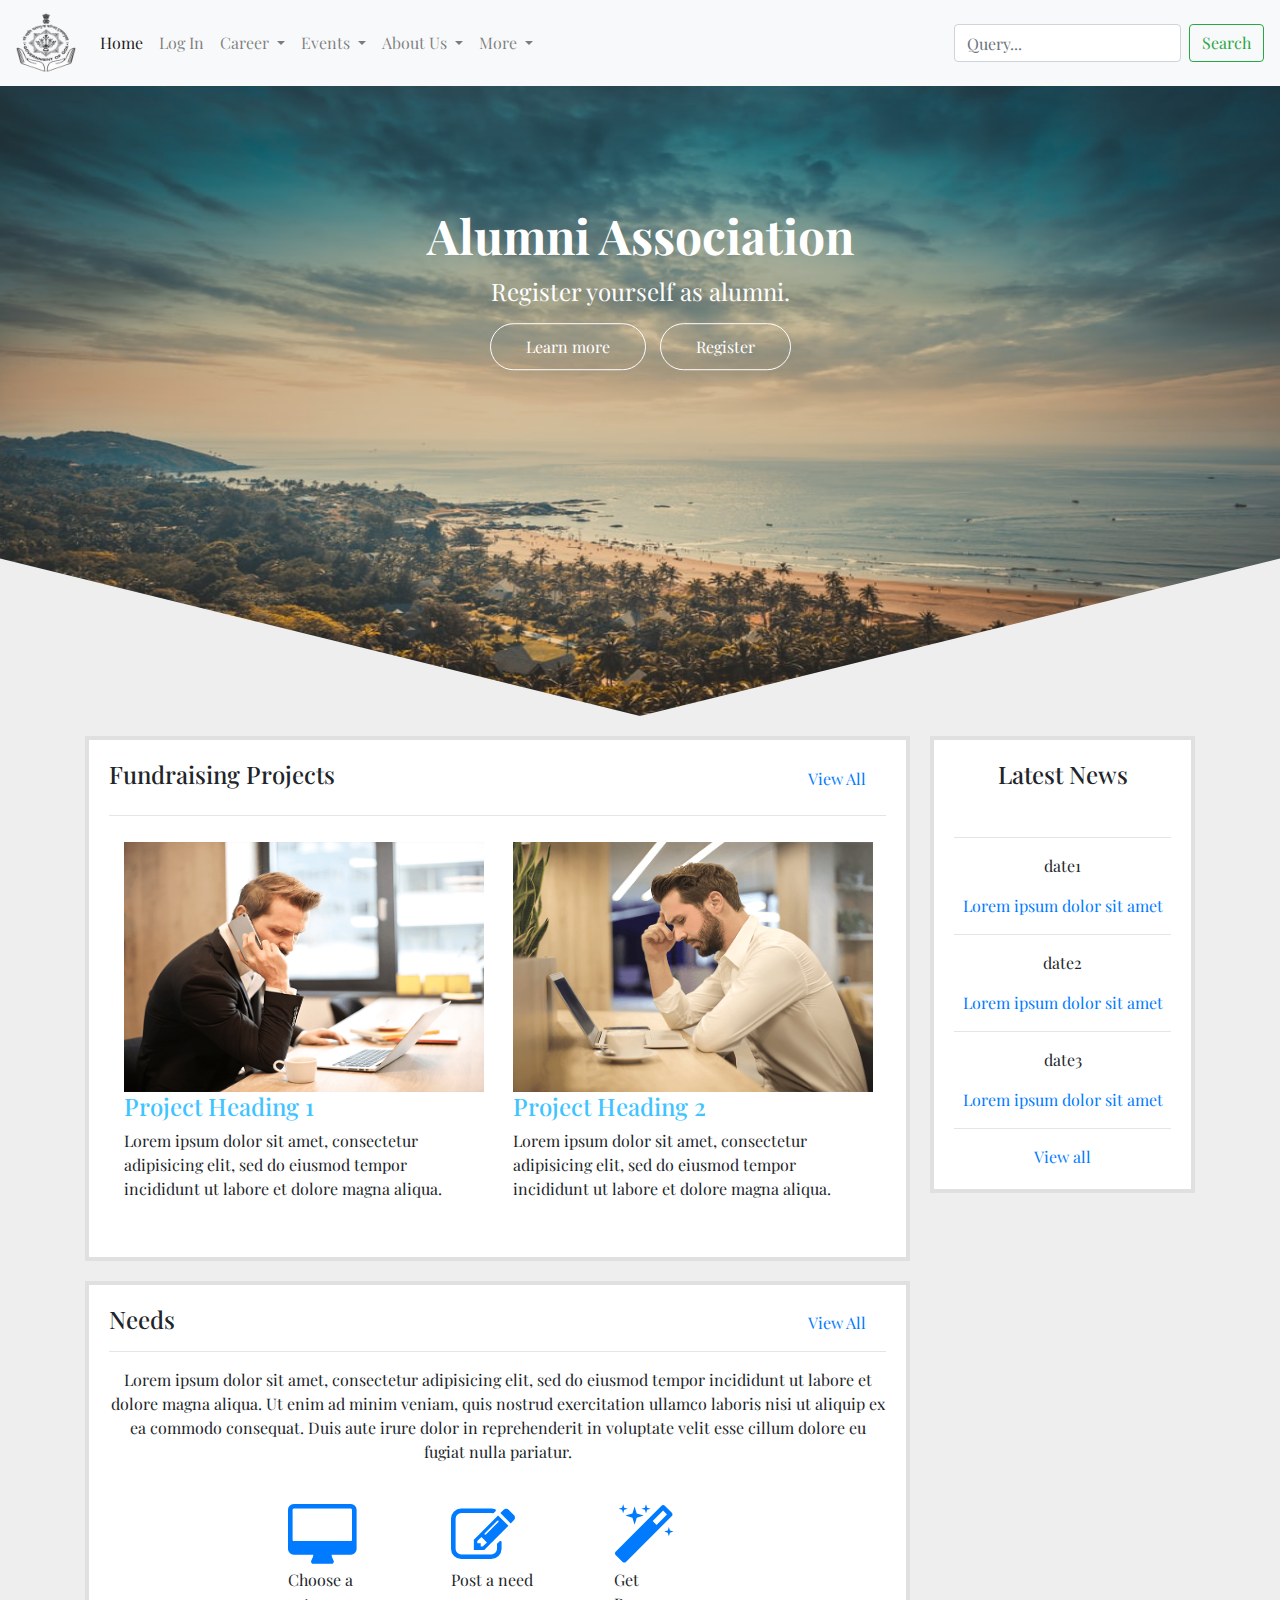
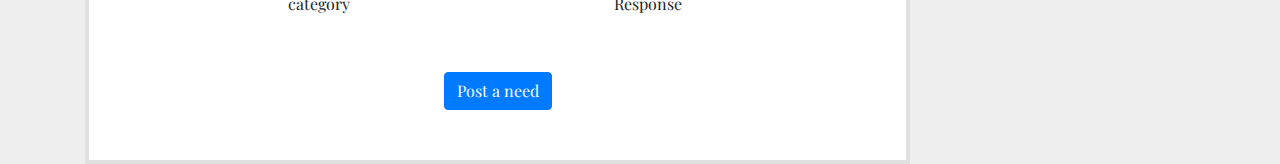
<file: demo4.html>
<!DOCTYPE html>
<html>
<head>
<!---------------------------------------- Required meta tags ------------------------------------>
  <meta charset="utf-8">
  <meta name="viewport" content="width=device-width, initial-scale=1, shrink-to-fit=no">
<!-------------------------------------------Custom css link------------------------------------> 
<link rel="stylesheet" type="text/css" href="customcss/demo4_style.css">   	
<link href="https://fonts.googleapis.com/css?family=Playfair+Display&display=swap" rel="stylesheet">
<!----------------------------------------Font awesome cdn link----------------------------------->
  <link rel="stylesheet" href="https://cdnjs.cloudflare.com/ajax/libs/font-awesome/4.7.0/css/font-awesome.min.css" integrity="sha256-eZrrJcwDc/3uDhsdt61sL2oOBY362qM3lon1gyExkL0=" crossorigin="anonymous" />
<!------------------------------------------ Bootstrap CSS --------------------------------------->
  <link rel="stylesheet" href="https://stackpath.bootstrapcdn.com/bootstrap/4.4.1/css/bootstrap.min.css" integrity="sha384-Vkoo8x4CGsO3+Hhxv8T/Q5PaXtkKtu6ug5TOeNV6gBiFeWPGFN9MuhOf23Q9Ifjh" crossorigin="anonymous">
<!------------------------------------------------tittle------------------------------------------>
	<title>Government of Goa</title>
</head>
<body>

<!----------------------------------------------- Navbar ----------------------------------------------------->
<nav class="navbar navbar-expand-lg navbar-light bg-light">
  <a class="navbar-brand" href="https://www.goa.gov.in/">
  	<img src="images/government-of-goa-logo.png" height="60px" width="60px">
  </a>
  <button class="navbar-toggler" type="button" data-toggle="collapse" data-target="#navbarSupportedContent" aria-controls="navbarSupportedContent" aria-expanded="false" aria-label="Toggle navigation">
    <span class="navbar-toggler-icon"></span> 
  </button>

  <div class="collapse navbar-collapse" id="navbarSupportedContent">
    <ul class="navbar-nav mr-auto">
      <li class="nav-item active">
        <a class="nav-link" href="#">Home <span class="sr-only">(current)</span></a>
      </li>
      <li class="nav-item">
        <a class="nav-link" href="#">Log In</a>
      </li>
      <li class="nav-item dropdown">
        <a class="nav-link dropdown-toggle" href="#" id="navbarDropdown" role="button" data-toggle="dropdown" aria-haspopup="true" aria-expanded="false">
          Career
        </a>
        <div class="dropdown-menu" aria-labelledby="navbarDropdown">
          <a class="dropdown-item" href="#">Job</a>
          <a class="dropdown-item" href="#">Internship</a>
          <a class="dropdown-item" href="#">Mentorship</a>
      </li>
      <li class="nav-item dropdown">
        <a class="nav-link dropdown-toggle" href="#" id="navbarDropdown" role="button" data-toggle="dropdown" aria-haspopup="true" aria-expanded="false">
          Events
        </a>
        <div class="dropdown-menu" aria-labelledby="navbarDropdown">
          <a class="dropdown-item" href="#">All Events</a>
          <a class="dropdown-item" href="#">Alumni Event Calander</a>
          <a class="dropdown-item" href="#">Projects</a>
        </div>
      </li>
      <li class="nav-item dropdown">
        <a class="nav-link dropdown-toggle" href="#" id="navbarDropdown" role="button" data-toggle="dropdown" aria-haspopup="true" aria-expanded="false">
          About Us
        </a>
        <div class="dropdown-menu" aria-labelledby="navbarDropdown">
          <a class="dropdown-item" href="#">Vision & Mission</a>
          <a class="dropdown-item" href="#">Contact us</a>
        </div>
      </li>
      <li class="nav-item dropdown">
        <a class="nav-link dropdown-toggle" href="#" id="navbarDropdown" role="button" data-toggle="dropdown" aria-haspopup="true" aria-expanded="false">
          More
        </a>
        <div class="dropdown-menu" aria-labelledby="navbarDropdown">
          <a class="dropdown-item" href="#">Search Alumni</a>
          <a class="dropdown-item" href="#">Class Group</a>
          <a class="dropdown-item" href="#">Reunion Corner</a>
          <div class="dropdown-divider"></div>
          <a class="dropdown-item" href="#">Photo Gallery</a>
          <a class="dropdown-item" href="#">Newsletter</a>
          <div class="dropdown-divider"></div>
          <a class="dropdown-item" href="#">Donate Now</a>
        </div>
      </li>
    </ul>
    <form class="form-inline my-2 my-lg-0">
      <input class="form-control mr-sm-2" type="search" placeholder="Query..." aria-label="Search">
      <button class="btn btn-outline-success my-2 my-sm-0" type="submit">Search</button>
    </form>
  </div>
</nav>
<!------------------------------------------------ header section -------------------------------------------------->
<div class="header-container">
  <div class="header">
    <section class="header-section">
      <div class="center-div">
        <h1 class="font-weight-bold">
          Alumni Association
        </h1>
        <p>Register yourself as alumni.</p>
        <div class="header-buttons">
          <a href="#">Learn more</a>
          <a href="#">Register</a>
        </div>
      </div>
    </section>
  </div>
</div>
<!------------------------------------------------ Main -------------------------------------------------->
<div class="container-fluid main-area">
<div class="container">
  <div class="row padding">
    <div class="col-lg-9">
      <div class="fundraing-pojects">
        <h4>Fundraising Projects</h4>
        <p><a class="view" href="#">View All</a></p><br/>
        <hr>
        <div class="container">
          <div class="row up">
            <div class="col-lg-6">
              <img src="images/team1.png" height="250px" width="360px">
              <h4>Project Heading 1</h4>
              <p>Lorem ipsum dolor sit amet, consectetur adipisicing elit, sed do eiusmod
              tempor incididunt ut labore et dolore magna aliqua.</p>
            </div>  
            <div class="col-lg-6">
              <img src="images/team3.png" height="250px" width="360px">
              <h4>Project Heading 2</h4>
              <p>Lorem ipsum dolor sit amet, consectetur adipisicing elit, sed do eiusmod
              tempor incididunt ut labore et dolore magna aliqua.</p>
            </div>
          </div>
        </div>
      </div>
      <div class="modified fundraing-pojects">
        <h4>Needs</h4>
        <p class="view"><a href="#">View All</a></p><br/>
        <hr>
        <div class="container">
          <div class="row up1">
            <p style="text-align: center; margin-top: 20px ;margin-bottom:30px">Lorem ipsum dolor sit amet, consectetur adipisicing elit, sed do eiusmod
            tempor incididunt ut labore et dolore magna aliqua. Ut enim ad minim veniam,
            quis nostrud exercitation ullamco laboris nisi ut aliquip ex ea commodo
            consequat. Duis aute irure dolor in reprehenderit in voluptate velit esse
            cillum dolore eu fugiat nulla pariatur.</p>
            <div class="three-icon">
              <div class="container">
                <div class="row">
                	
                  <div class="extra-div col-lg-4 col-md-6 col-12">
                      <div class="icons">
                    <a href="#"><i class="fa-4x fa fa-desktop"  aria-hidden="true"></i></a>
                    <p>Choose a category</p>
                          </div>
                  </div>
                  <div class="extra-div col-lg-4 col-md-6 col-12">
                      <div class="icons">
                    <a href="#"><i class="fa-4x fa fa-edit" aria-hidden="true"></i></a>
                    <p>Post a need</p>
                    </div>
                  </div>
                      <div class="icons">
                  <div class="extra-div col-lg-4 col-12">
                    <a href="#"><i class="fa-4x fa fa-magic" aria-hidden="true" ></i></a>
                    <p>Get Response</p>
                  </div>

                  </div>
                </div>
              </div>
            </div>
          </div>
          <div class="align-button">
          <button type="button"  class="btn btn-primary ">Post a need</button></div>
        </div>
      </div>
    </div>
    <div class="col-lg-3">
      <div class="latest-news">
        <h4>Latest News</h4><br/>
          <hr>
        <p>date1</p>
        <p><a href="#">Lorem ipsum dolor sit amet</a></p>
        <hr>
        <p>date2</p>
        <p><a href="#">Lorem ipsum dolor sit amet</a></p>
        <hr>
        <p>date3</p>
        <p><a href="#">Lorem ipsum dolor sit amet</a></p>
        <hr>
        <a href="#">View all</a>
      </div>
    </div>
  </div>
</div>
</div>


<!-- jQuery first, then Popper.js, then Bootstrap JS -->
  <script src="https://code.jquery.com/jquery-3.4.1.slim.min.js" integrity="sha384-J6qa4849blE2+poT4WnyKhv5vZF5SrPo0iEjwBvKU7imGFAV0wwj1yYfoRSJoZ+n" crossorigin="anonymous"></script>
  <script src="https://cdn.jsdelivr.net/npm/popper.js@1.16.0/dist/umd/popper.min.js" integrity="sha384-Q6E9RHvbIyZFJoft+2mJbHaEWldlvI9IOYy5n3zV9zzTtmI3UksdQRVvoxMfooAo" crossorigin="anonymous"></script>
  <script src="https://stackpath.bootstrapcdn.com/bootstrap/4.4.1/js/bootstrap.min.js" integrity="sha384-wfSDF2E50Y2D1uUdj0O3uMBJnjuUD4Ih7YwaYd1iqfktj0Uod8GCExl3Og8ifwB6" crossorigin="anonymous"></script>
</body>
</html>
</file>
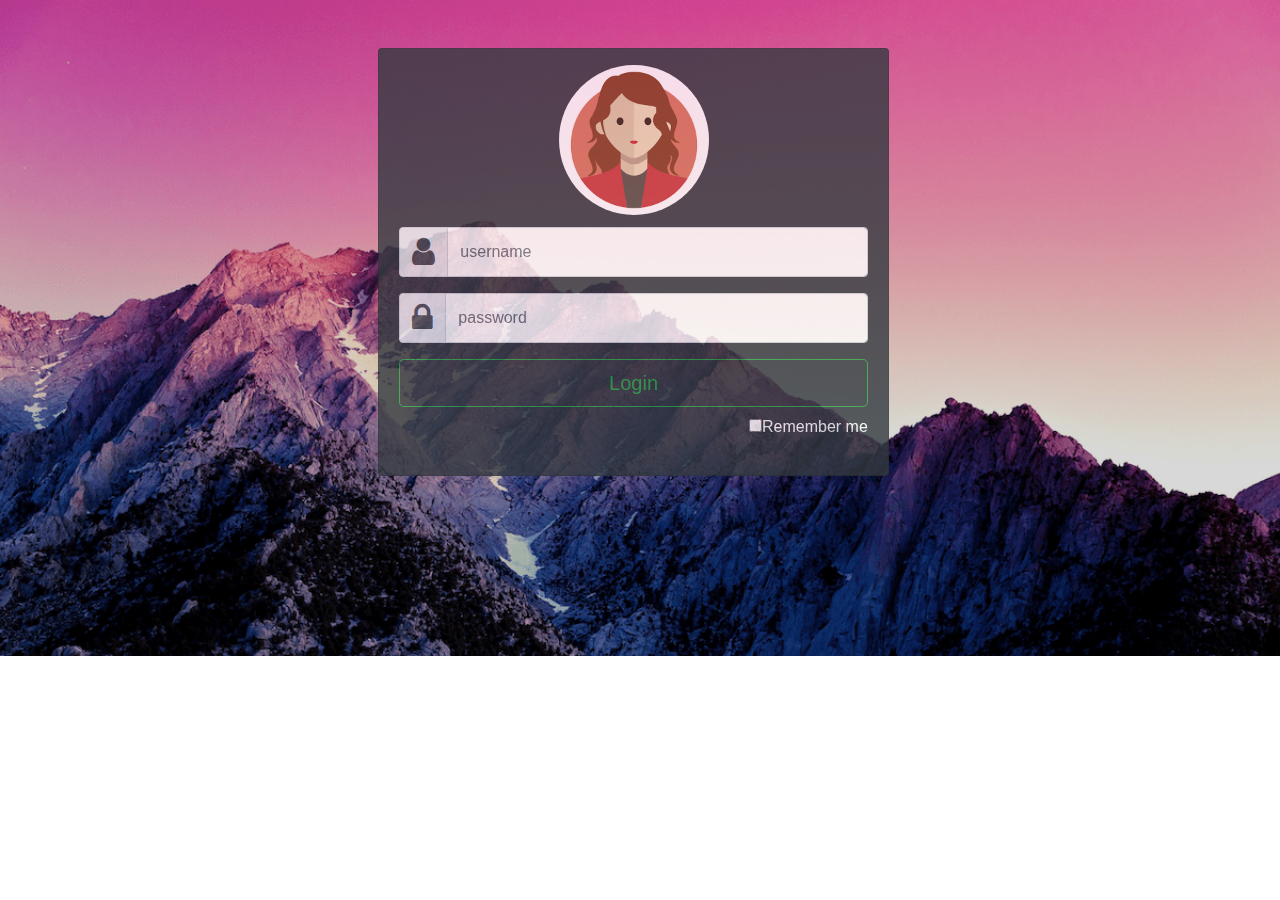
<file: login.html>
<!DOCTYPE html>
<html>
<head>
<!---------------------------------------- Required meta tags ------------------------------------>
  <meta charset="utf-8">
  <meta name="viewport" content="width=device-width, initial-scale=1, shrink-to-fit=no">
<!-------------------------------------------Custom css link------------------------------------>    	
	<link rel="stylesheet" type="text/css" href="customcss/login-style.css">
<!----------------------------------------Font awesome cdn link----------------------------------->
  <link rel="stylesheet" href="https://cdnjs.cloudflare.com/ajax/libs/font-awesome/4.7.0/css/font-awesome.min.css" integrity="sha256-eZrrJcwDc/3uDhsdt61sL2oOBY362qM3lon1gyExkL0=" crossorigin="anonymous" />
<!------------------------------------------ Bootstrap CSS --------------------------------------->
  <link rel="stylesheet" href="https://stackpath.bootstrapcdn.com/bootstrap/4.4.1/css/bootstrap.min.css" integrity="sha384-Vkoo8x4CGsO3+Hhxv8T/Q5PaXtkKtu6ug5TOeNV6gBiFeWPGFN9MuhOf23Q9Ifjh" crossorigin="anonymous">
<!------------------------------------------------tittle------------------------------------------>
	<title>Login</title>
</head>
<body>

<!------------------------------------------- login form ------------------------------------->
	<div class="row mt-auto">
		<div class="col-lg-5 m-auto">
			<div class="card mt-5 bg-dark">
				<div class="card-title text-center mt-3">
					<div class="flip-box">
						<div class="flip-box-inner">
							<div class="flip-box-front">
								<img src="images/user-female.png" width="150px" height="150px">			
							</div>
							<div class="flip-box-back">
								<img src="images/user-male.png" width="150px" height="150px">			
							</div>
						</div>
					</div>
				</div>
				<div class="card-body">
					<form>
						<div class="input-group mb-3">
							<div class="input-group-prepend">
								<span class="input-group-text">
									<i class="fa fa-user fa-2x"></i>
								</span>
							</div>
							<input type="text" class="form-control py-4" placeholder="username">
						</div>
						<div class="input-group mb-3">
							<div class="input-group-prepend">
								<span class="input-group-text">
									<i class="fa fa-lock fa-2x"></i>
								</span>
							</div>
							<input type="text" class="form-control py-4" placeholder="password">
						</div>
						<button type="button" class="btn btn-outline-success btn-lg btn-block">Login</button>
						<p class="float-right text-white mt-2"><input type="checkbox" >Remember me</p>
					</form>
				</div>
			</div>
		</div>
	</div>

<!-- jQuery first, then Popper.js, then Bootstrap JS -->
  <script src="https://code.jquery.com/jquery-3.4.1.slim.min.js" integrity="sha384-J6qa4849blE2+poT4WnyKhv5vZF5SrPo0iEjwBvKU7imGFAV0wwj1yYfoRSJoZ+n" crossorigin="anonymous"></script>
  <script src="https://cdn.jsdelivr.net/npm/popper.js@1.16.0/dist/umd/popper.min.js" integrity="sha384-Q6E9RHvbIyZFJoft+2mJbHaEWldlvI9IOYy5n3zV9zzTtmI3UksdQRVvoxMfooAo" crossorigin="anonymous"></script>
  <script src="https://stackpath.bootstrapcdn.com/bootstrap/4.4.1/js/bootstrap.min.js" integrity="sha384-wfSDF2E50Y2D1uUdj0O3uMBJnjuUD4Ih7YwaYd1iqfktj0Uod8GCExl3Og8ifwB6" crossorigin="anonymous"></script>
</body>
</html>
</file>
<file: customcss/demo3style.css>
html{
	scroll-behavior: smooth;
}

*{
	margin: 0;
	padding: 0;
	box-sizing: border-box;
	font-family: 'Poppins', sans-serif; 
}

a{
	text-decoration: none;
}

a:hover{
	text-decoration: none;	
}

li{
	list-style: none;
}

p{
	font-size: 0.9rem;
	line-height: 1.6;
	font-weight: 400;
	color: #606060;
}

/*--------------------------------------------------- navbar ----------------------------------------------------*/
.drug-logo img{
	width: 180px;
	height: 40px;
}

.navbar{
	background: #f2f2f2!important;	
	display: flex;
	position: relative;
	align-items: center!important;
	justify-content: space-between;
}

.nav-item a{
	font-weight: bold;
}

.nav-ul button{
	border-color: #242424!important;
	color: black!important;
}

.nav-ul button:hover{
	background: #f2f2f2;
}

/*--------------------------------------------------- Find drugs header ----------------------------------------------------*/
.find-drugs{
	background: #f2f2f2;
	padding: 60px 0;
	width: 100%;
	height: auto;
}

.find-drugs h1{
	font-family: 'Libre Caslon Text', serif; 
}

.drug-input{
	border-radius: 100px!important;
	min-width: 150px;
	min-height: 45px;
}

.input-group-text{
	color: #fff!important;
	background-color: #5bc0de!important;
	border-radius: 0 100px 100px 0!important;
	min-width: 120px;
	min-height: 42px;
}

.input-group a{
	color: #b3b3b3;
	margin-top: 12px;
	margin-left:-30px;
	z-index: 1; 
}

.form-footer{
	font-size: 12px;
}

/*--------------------------------------------------- carousel ----------------------------------------------------*/

.box img{
	margin-top: 20px;
	height: 40%;
	width: 40%;
	border-color: #ffffff!important;
}

.indicators i{
	padding-left: 100px;
	padding-right: 100px;
	color: black!important;	 
	z-index: 1;
}

/*--------------------------------------------------- Search drugs ----------------------------------------------------*/
.list-abc li{ 
	display: inline-block;
    align-items: center;
    justify-content: center;
}	

.list-abc li a{
	background-color: #f0f0f0;
    color: #242424;
    min-width: 100%;
    min-height: 38px;
    border-radius: 4px;
    text-align: center;
}
/*--------------------------------------------------- Three div section ----------------------------------------------------*/

.news-cards{
	background: #f2f2f2;
	padding: 60px 0;
	width: 200%;
	height: auto;
}
.card{
	height: 100%;
}

.card:hover{
	cursor: pointer;
}
/*---------------------------------------------------  main info ----------------------------------------------------*/
.item img{
	width: 200px;
	height: 200px;	
}
.item p{
	display: inline;

}
/*---------------------------------------------------  Mobile app ----------------------------------------------------*/

/*---------------------------------------------------  Footer ----------------------------------------------------*/
.logo img{
	width: 80px;
	height: 80px;	
}
</file>
<file: customcss/demo4_style.css>
body{
	font-family: 'Playfair Display', serif!important;
}

/*-----------------------------------------------navbar-------------------------------*/



/*-----------------------------------------------header-------------------------------*/

.header-container{
	background: #eeeeee;
}

.header{
	width: 100%;
	height: 70vh;
	background-image: url('../images/anjuna.jfif');
	background-repeat: no-repeat;
	background-size: 100% 100%;
	position: relative;
	clip-path: polygon(100% 0%, 100% 75%, 50% 100%, 0% 75%, 0% 0%);
}

.header-section{
	width: 100%
	height: inherit;
	color: white;
	position: relative;
	text-align: center;
}

.center-div{
	width: 100%;
	height: auto;
	position: absolute;
	top: 50%;
	left: 50%;
	transform: translate(-50%,-50%);
	-ms-transform: translate(-50%,-50%);
	-webkit-transform: translate(-50%,-50%);
	/*added*/
	margin-top: 15%;
}

.header-buttons a{
	border: 1px solid #fff;
	border-radius: 100px;
	margin: 0px 5px;
	padding: 12px 35px;
	outline: none;
	color: #fff;
	font-size: 1rem;
	font-weight: 400;
	line-height: 1.4;
	text-align: center;
}

.header-buttons a:hover{
	color: #50d1c0;
	background: #fff;
	text-decoration: none;
	box-shadow: 0 0 20px 0 rgba(0,0,0,0.3);
}
/*-----------------------------------------------main----------------------------------------------*/

.main-area{
	background: #eeeeee;
}

.center-div p{
	font-size: 1.5rem;
	padding: 10px 0px;
	color: white;
	margin-top: -20px;
}

.center-div h1{
	font-size: 3rem;
	padding: 10px 0px;
	color: white;
}

/*
.container-fluid{
    background-color: #eeeeee;
}
*/
.fundraing-pojects{
    background-color: white;
    border: 4px #e0e0e0 solid;
    margin-top: 20px;
    padding: 20px;
}
.fundraing-pojects hr{
    transform: translateY(-30px);
}
.view{
    padding-right: 20px;
   float: right;
    transform: translateY(-30px);
}
.col-lg-6 h4{
    padding-top: 0px;
    color: #40c4ff;
}
.latest-news{
    background-color: white;
    border: 4px #e0e0e0 solid;
    margin-top: 20px;
    padding: 20px;
    margin-left: -10px;
    display: block;
    text-align: center;
}
.center{
    display:block;
    text-align:center}
}
.latest-news hr.new2{
   border-top: 3px solid #00b0ff; 
    width: 3%;
}
/* to give nice position to contain*/
.up{
    transform: translateY(-20px);
}
.up1{
    transform: translateY(-50px);
    font-weight: 100;
}

.align-button{
    display: flex;
    align-items: center;
    justify-content: center;
    transform: translateY(-30px);
}
.three-icon{
    margin: 10px auto 20px;
    
}
.icons{
    margin-right: 10px;
    margin-left: 20px;
}
/*to remove hover underline*/
.latest-news a:hover,.view a:hover{
    text-decoration: none;
}
</file>
<file: customcss/login-style.css>
/*-------------------------------------  body  -----------------------------------------*/
body{
	background: url('../images/background.png');
	background-size: 100%;
	background-repeat: no-repeat;
	min-height: 100%;
	max-width:  99%;
	opacity: 0.8;
}

/*-------------------------------------  making user image circle  -----------------------------------------*/
img{
	border-radius: 50%;
}

/*-------------------------------------  flip image  -----------------------------------------*/
.flip-box{
	position: relative;
	perspective: 1000px;
}

.flip-box-inner{
	position: absolute;
	width: 100%;
	height: 100%;
	transform-style: preserve-3d; 
	transition: all 0.8s ease;
}

.flip-box-inner:hover{
	transform: rotateY(180deg);
}

.flip-box-front{
	position: absolute;
	width: 100%;
	height: 100%;
	backface-visibility: hidden;
}

.flip-box-back{
	position: absolute;
	width: 100%;
	height: 100%;
	backface-visibility: hidden;
	transform: rotateY(180deg);
}

.card-body{
	padding-top: 150px!important; 
}
</file>
